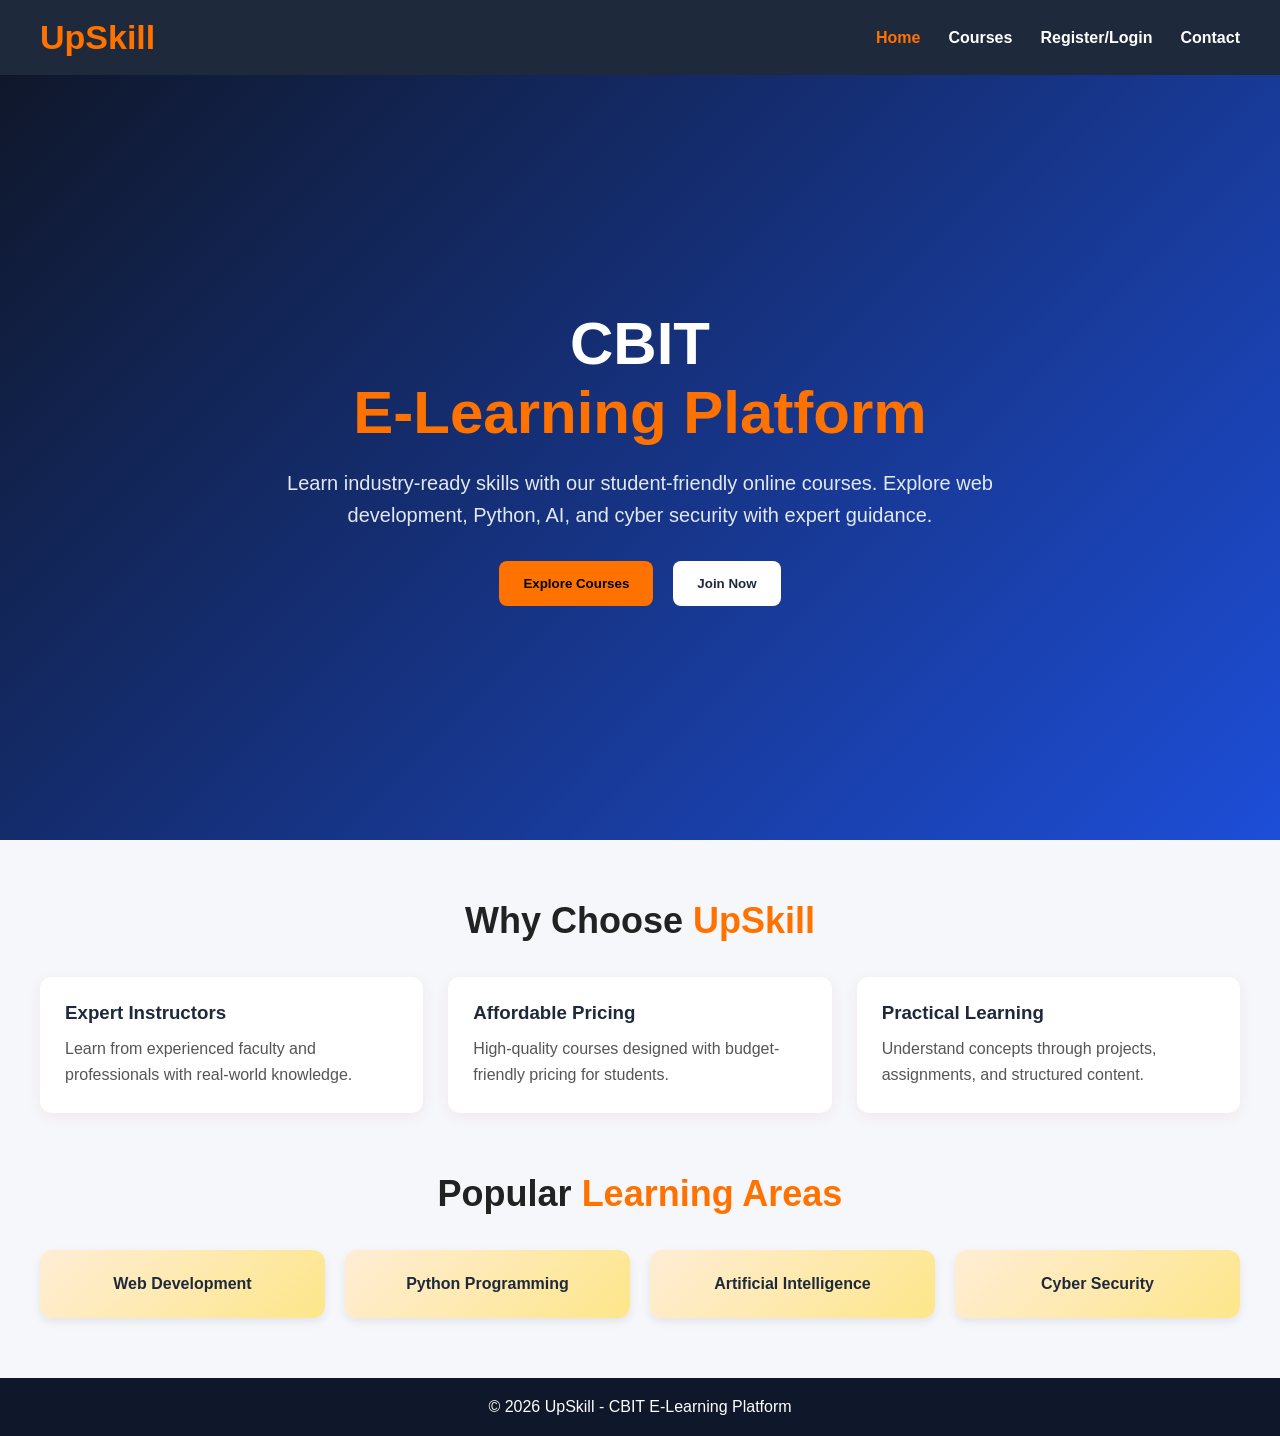
<file: index.html>
<!DOCTYPE html>
<html lang="en">
<head>
    <meta charset="UTF-8">
    <meta name="viewport" content="width=device-width, initial-scale=1.0">
    <title>UpSkill - Home</title>
    <link rel="stylesheet" href="style.css">
</head>
<body>

    <div class="navbar">
        <div class="icon">
            <h2 class="logo">UpSkill</h2>
        </div>

        <div class="menu">
            <ul>
                <li><a href="index.html" class="active">Home</a></li>
                <li><a href="courses.html">Courses</a></li>
                <li><a href="register.html">Register/Login</a></li>
                <li><a href="contact.html">Contact</a></li>
            </ul>
        </div>
    </div>

    <div class="home-section">
        <div class="home-content">
            <h1>CBIT <br><span>E-Learning Platform</span></h1>
            <p>
                Learn industry-ready skills with our student-friendly online courses.
                Explore web development, Python, AI, and cyber security with expert guidance.
            </p>

            <div class="home-buttons">
                <button class="main-btn"><a href="courses.html">Explore Courses</a></button>
                <button class="secondary-btn"><a href="register.html">Join Now</a></button>
            </div>
        </div>
    </div>

    <div class="features-section">
        <h2 class="section-title">Why Choose <span>UpSkill</span></h2>

        <div class="features-grid">
            <div class="feature-card">
                <h3>Expert Instructors</h3>
                <p>Learn from experienced faculty and professionals with real-world knowledge.</p>
            </div>

            <div class="feature-card">
                <h3>Affordable Pricing</h3>
                <p>High-quality courses designed with budget-friendly pricing for students.</p>
            </div>

            <div class="feature-card">
                <h3>Practical Learning</h3>
                <p>Understand concepts through projects, assignments, and structured content.</p>
            </div>
        </div>
    </div>

    <div class="highlight-section">
        <h2 class="section-title">Popular <span>Learning Areas</span></h2>

        <div class="category-grid">
            <div class="category-box">Web Development</div>
            <div class="category-box">Python Programming</div>
            <div class="category-box">Artificial Intelligence</div>
            <div class="category-box">Cyber Security</div>
        </div>
    </div>

    <div class="footer">
        <p>© 2026 UpSkill - CBIT E-Learning Platform</p>
    </div>

</body>
</html>
</file>
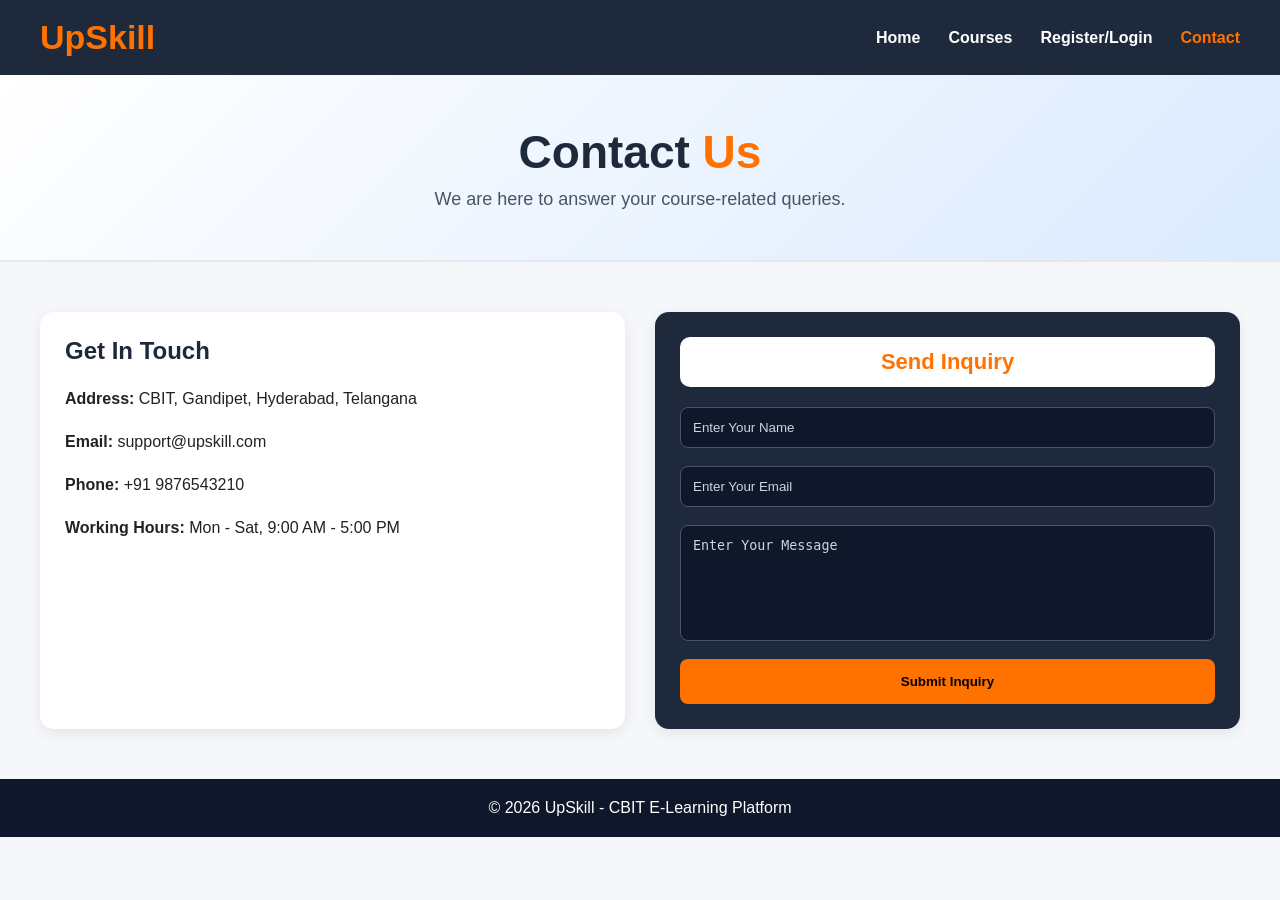
<file: contact.html>
<!DOCTYPE html>
<html lang="en">
<head>
    <meta charset="UTF-8">
    <meta name="viewport" content="width=device-width, initial-scale=1.0">
    <title>UpSkill - Contact</title>
    <link rel="stylesheet" href="style.css">
</head>
<body>

    <div class="navbar">
        <div class="icon">
            <h2 class="logo">UpSkill</h2>
        </div>

        <div class="menu">
            <ul>
                <li><a href="index.html">Home</a></li>
                <li><a href="courses.html">Courses</a></li>
                <li><a href="register.html">Register/Login</a></li>
                <li><a href="contact.html" class="active">Contact</a></li>
            </ul>
        </div>
    </div>

    <div class="page-banner">
        <h1>Contact <span>Us</span></h1>
        <p>We are here to answer your course-related queries.</p>
    </div>

    <div class="contact-section">
        <div class="contact-container">

            <div class="contact-info">
                <h2>Get In Touch</h2>
                <p><strong>Address:</strong> CBIT, Gandipet, Hyderabad, Telangana</p>
                <p><strong>Email:</strong> support@upskill.com</p>
                <p><strong>Phone:</strong> +91 9876543210</p>
                <p><strong>Working Hours:</strong> Mon - Sat, 9:00 AM - 5:00 PM</p>
            </div>

            <div class="contact-form-box">
                <div class="form-title">Send Inquiry</div>
                <form id="contactForm">
                    <input type="text" id="contactName" placeholder="Enter Your Name">
                    <input type="email" id="contactEmail" placeholder="Enter Your Email">
                    <textarea id="contactMessage" rows="6" placeholder="Enter Your Message"></textarea>
                    <button type="submit" class="form-btn">Submit Inquiry</button>
                </form>
            </div>

        </div>
    </div>

    <div class="footer">
        <p>© 2026 UpSkill - CBIT E-Learning Platform</p>
    </div>

    <script src="script.js"></script>
</body>
</html>
</file>
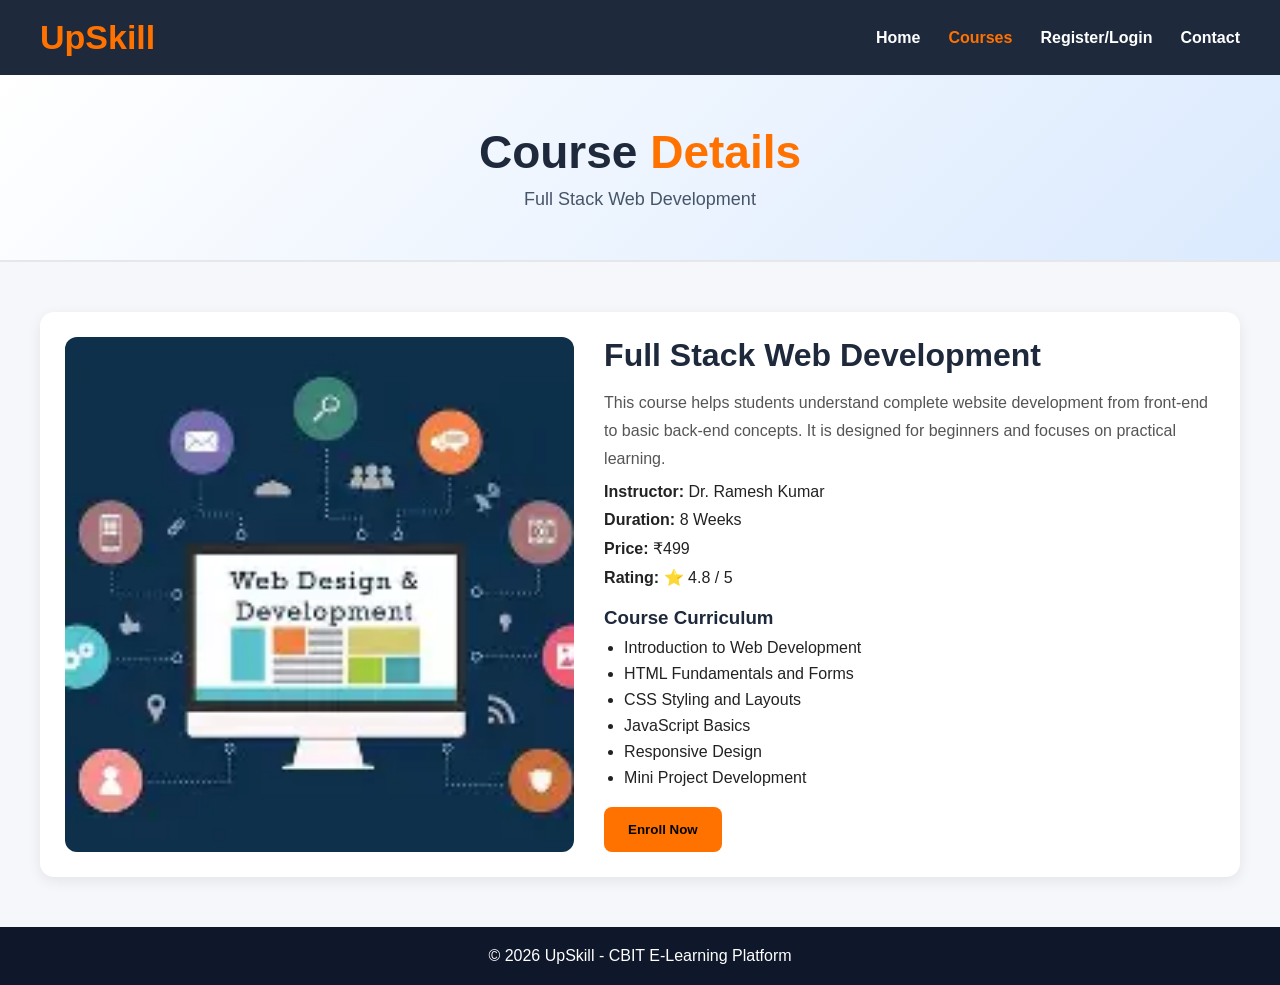
<file: course1-details.html>
<!DOCTYPE html>
<html lang="en">
<head>
    <meta charset="UTF-8">
    <meta name="viewport" content="width=device-width, initial-scale=1.0">
    <title>Full Stack Web Development</title>
    <link rel="stylesheet" href="style.css">
</head>
<body>

    <div class="navbar">
        <div class="icon">
            <h2 class="logo">UpSkill</h2>
        </div>

        <div class="menu">
            <ul>
                <li><a href="index.html">Home</a></li>
                <li><a href="courses.html" class="active">Courses</a></li>
                <li><a href="register.html">Register/Login</a></li>
                <li><a href="contact.html">Contact</a></li>
            </ul>
        </div>
    </div>

    <div class="page-banner">
        <h1>Course <span>Details</span></h1>
        <p>Full Stack Web Development</p>
    </div>

    <div class="details-section">
        <div class="details-box">
            <div class="details-image">
                <img src="./images/webdev.webp" alt="Full Stack Web Development">
            </div>

            <div class="details-content">
                <h2>Full Stack Web Development</h2>
                <p class="detail-text">
                    This course helps students understand complete website development from front-end
                    to basic back-end concepts. It is designed for beginners and focuses on practical learning.
                </p>

                <p><strong>Instructor:</strong> Dr. Ramesh Kumar</p>
                <p><strong>Duration:</strong> 8 Weeks</p>
                <p><strong>Price:</strong> ₹499</p>
                <p><strong>Rating:</strong> ⭐ 4.8 / 5</p>

                <h3>Course Curriculum</h3>
                <ul class="curriculum">
                    <li>Introduction to Web Development</li>
                    <li>HTML Fundamentals and Forms</li>
                    <li>CSS Styling and Layouts</li>
                    <li>JavaScript Basics</li>
                    <li>Responsive Design</li>
                    <li>Mini Project Development</li>
                </ul>

                <button class="main-btn"><a href="register.html">Enroll Now</a></button>
            </div>
        </div>
    </div>

    <div class="footer">
        <p>© 2026 UpSkill - CBIT E-Learning Platform</p>
    </div>

</body>
</html>
</file>
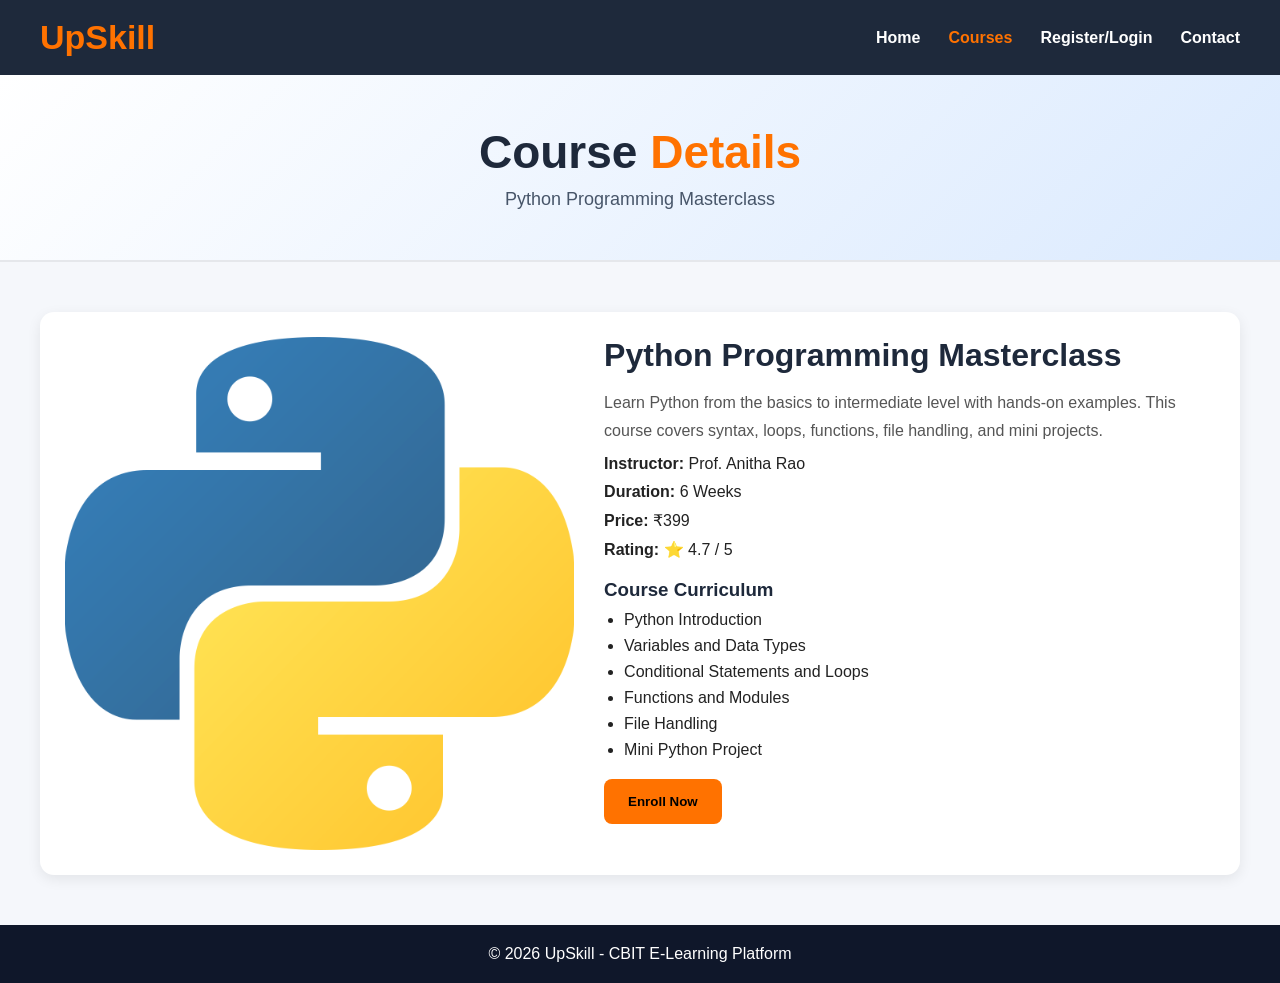
<file: course2-details.html>
<!DOCTYPE html>
<html lang="en">
<head>
    <meta charset="UTF-8">
    <meta name="viewport" content="width=device-width, initial-scale=1.0">
    <title>Python Programming Masterclass</title>
    <link rel="stylesheet" href="style.css">
</head>
<body>

    <div class="navbar">
        <div class="icon">
            <h2 class="logo">UpSkill</h2>
        </div>

        <div class="menu">
            <ul>
                <li><a href="index.html">Home</a></li>
                <li><a href="courses.html" class="active">Courses</a></li>
                <li><a href="register.html">Register/Login</a></li>
                <li><a href="contact.html">Contact</a></li>
            </ul>
        </div>
    </div>

    <div class="page-banner">
        <h1>Course <span>Details</span></h1>
        <p>Python Programming Masterclass</p>
    </div>

    <div class="details-section">
        <div class="details-box">
            <div class="details-image">
                <img src="./images/Python-logo-notext.svg.png" alt="Python Programming Masterclass">
            </div>

            <div class="details-content">
                <h2>Python Programming Masterclass</h2>
                <p class="detail-text">
                    Learn Python from the basics to intermediate level with hands-on examples.
                    This course covers syntax, loops, functions, file handling, and mini projects.
                </p>

                <p><strong>Instructor:</strong> Prof. Anitha Rao</p>
                <p><strong>Duration:</strong> 6 Weeks</p>
                <p><strong>Price:</strong> ₹399</p>
                <p><strong>Rating:</strong> ⭐ 4.7 / 5</p>

                <h3>Course Curriculum</h3>
                <ul class="curriculum">
                    <li>Python Introduction</li>
                    <li>Variables and Data Types</li>
                    <li>Conditional Statements and Loops</li>
                    <li>Functions and Modules</li>
                    <li>File Handling</li>
                    <li>Mini Python Project</li>
                </ul>

                <button class="main-btn"><a href="register.html">Enroll Now</a></button>
            </div>
        </div>
    </div>

    <div class="footer">
        <p>© 2026 UpSkill - CBIT E-Learning Platform</p>
    </div>

</body>
</html>
</file>
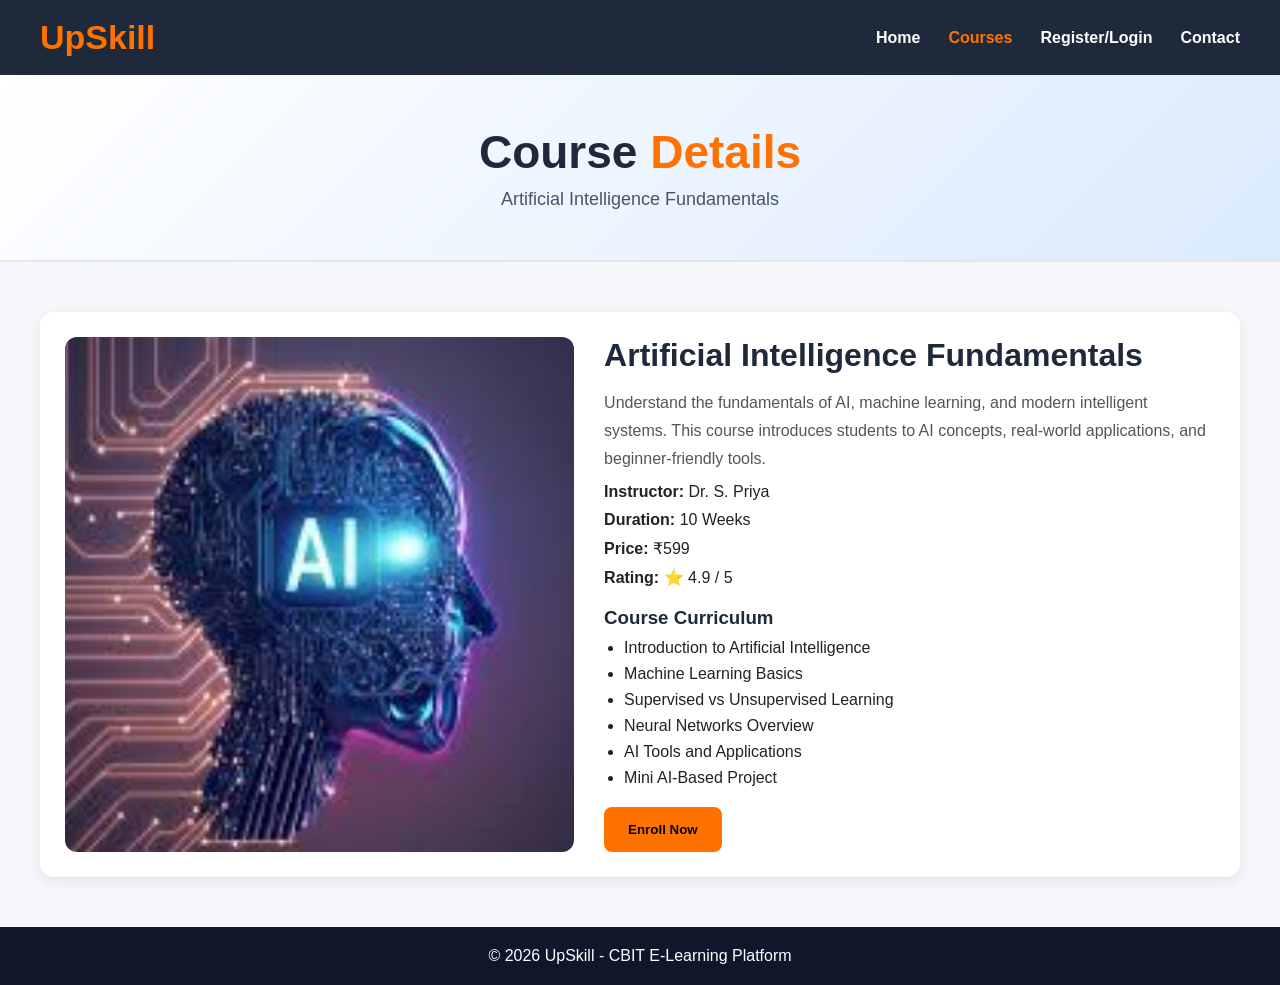
<file: course3-details.html>
<!DOCTYPE html>
<html lang="en">
<head>
    <meta charset="UTF-8">
    <meta name="viewport" content="width=device-width, initial-scale=1.0">
    <title>Artificial Intelligence Fundamentals</title>
    <link rel="stylesheet" href="style.css">
</head>
<body>

    <div class="navbar">
        <div class="icon">
            <h2 class="logo">UpSkill</h2>
        </div>

        <div class="menu">
            <ul>
                <li><a href="index.html">Home</a></li>
                <li><a href="courses.html" class="active">Courses</a></li>
                <li><a href="register.html">Register/Login</a></li>
                <li><a href="contact.html">Contact</a></li>
            </ul>
        </div>
    </div>

    <div class="page-banner">
        <h1>Course <span>Details</span></h1>
        <p>Artificial Intelligence Fundamentals</p>
    </div>

    <div class="details-section">
        <div class="details-box">
            <div class="details-image">
                <img src="./images/images.jpg" alt="Artificial Intelligence Fundamentals">
            </div>

            <div class="details-content">
                <h2>Artificial Intelligence Fundamentals</h2>
                <p class="detail-text">
                    Understand the fundamentals of AI, machine learning, and modern intelligent systems.
                    This course introduces students to AI concepts, real-world applications, and beginner-friendly tools.
                </p>

                <p><strong>Instructor:</strong> Dr. S. Priya</p>
                <p><strong>Duration:</strong> 10 Weeks</p>
                <p><strong>Price:</strong> ₹599</p>
                <p><strong>Rating:</strong> ⭐ 4.9 / 5</p>

                <h3>Course Curriculum</h3>
                <ul class="curriculum">
                    <li>Introduction to Artificial Intelligence</li>
                    <li>Machine Learning Basics</li>
                    <li>Supervised vs Unsupervised Learning</li>
                    <li>Neural Networks Overview</li>
                    <li>AI Tools and Applications</li>
                    <li>Mini AI-Based Project</li>
                </ul>

                <button class="main-btn"><a href="register.html">Enroll Now</a></button>
            </div>
        </div>
    </div>

    <div class="footer">
        <p>© 2026 UpSkill - CBIT E-Learning Platform</p>
    </div>

</body>
</html>
</file>
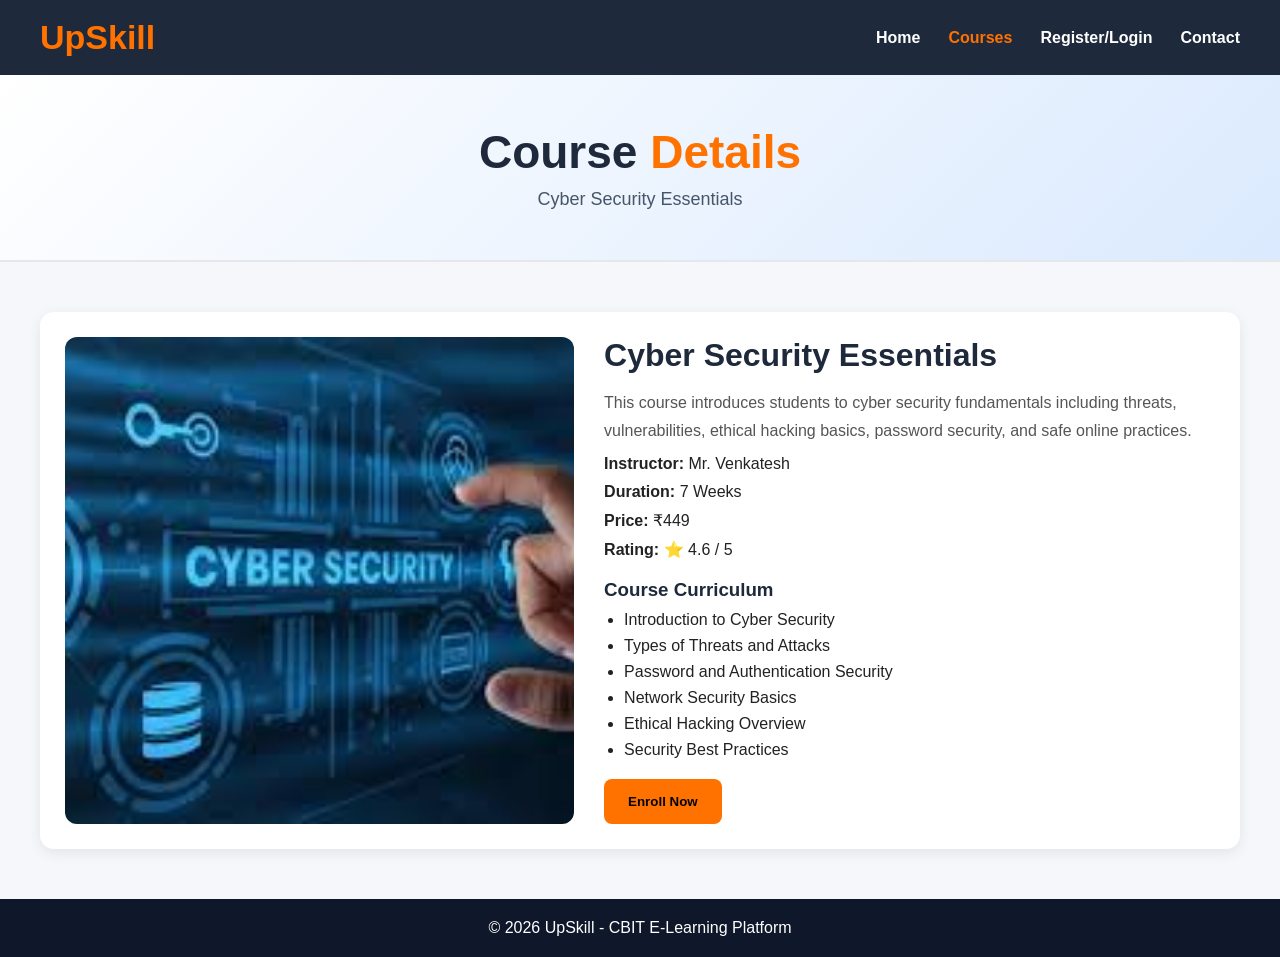
<file: course4-details.html>
<!DOCTYPE html>
<html lang="en">
<head>
    <meta charset="UTF-8">
    <meta name="viewport" content="width=device-width, initial-scale=1.0">
    <title>Cyber Security Essentials</title>
    <link rel="stylesheet" href="style.css">
</head>
<body>

    <div class="navbar">
        <div class="icon">
            <h2 class="logo">UpSkill</h2>
        </div>

        <div class="menu">
            <ul>
                <li><a href="index.html">Home</a></li>
                <li><a href="courses.html" class="active">Courses</a></li>
                <li><a href="register.html">Register/Login</a></li>
                <li><a href="contact.html">Contact</a></li>
            </ul>
        </div>
    </div>

    <div class="page-banner">
        <h1>Course <span>Details</span></h1>
        <p>Cyber Security Essentials</p>
    </div>

    <div class="details-section">
        <div class="details-box">
            <div class="details-image">
                <img src="./images/images (1).jpg" alt="Cyber Security Essentials">
            </div>

            <div class="details-content">
                <h2>Cyber Security Essentials</h2>
                <p class="detail-text">
                    This course introduces students to cyber security fundamentals including threats,
                    vulnerabilities, ethical hacking basics, password security, and safe online practices.
                </p>

                <p><strong>Instructor:</strong> Mr. Venkatesh</p>
                <p><strong>Duration:</strong> 7 Weeks</p>
                <p><strong>Price:</strong> ₹449</p>
                <p><strong>Rating:</strong> ⭐ 4.6 / 5</p>

                <h3>Course Curriculum</h3>
                <ul class="curriculum">
                    <li>Introduction to Cyber Security</li>
                    <li>Types of Threats and Attacks</li>
                    <li>Password and Authentication Security</li>
                    <li>Network Security Basics</li>
                    <li>Ethical Hacking Overview</li>
                    <li>Security Best Practices</li>
                </ul>

                <button class="main-btn"><a href="register.html">Enroll Now</a></button>
            </div>
        </div>
    </div>

    <div class="footer">
        <p>© 2026 UpSkill - CBIT E-Learning Platform</p>
    </div>

</body>
</html>
</file>
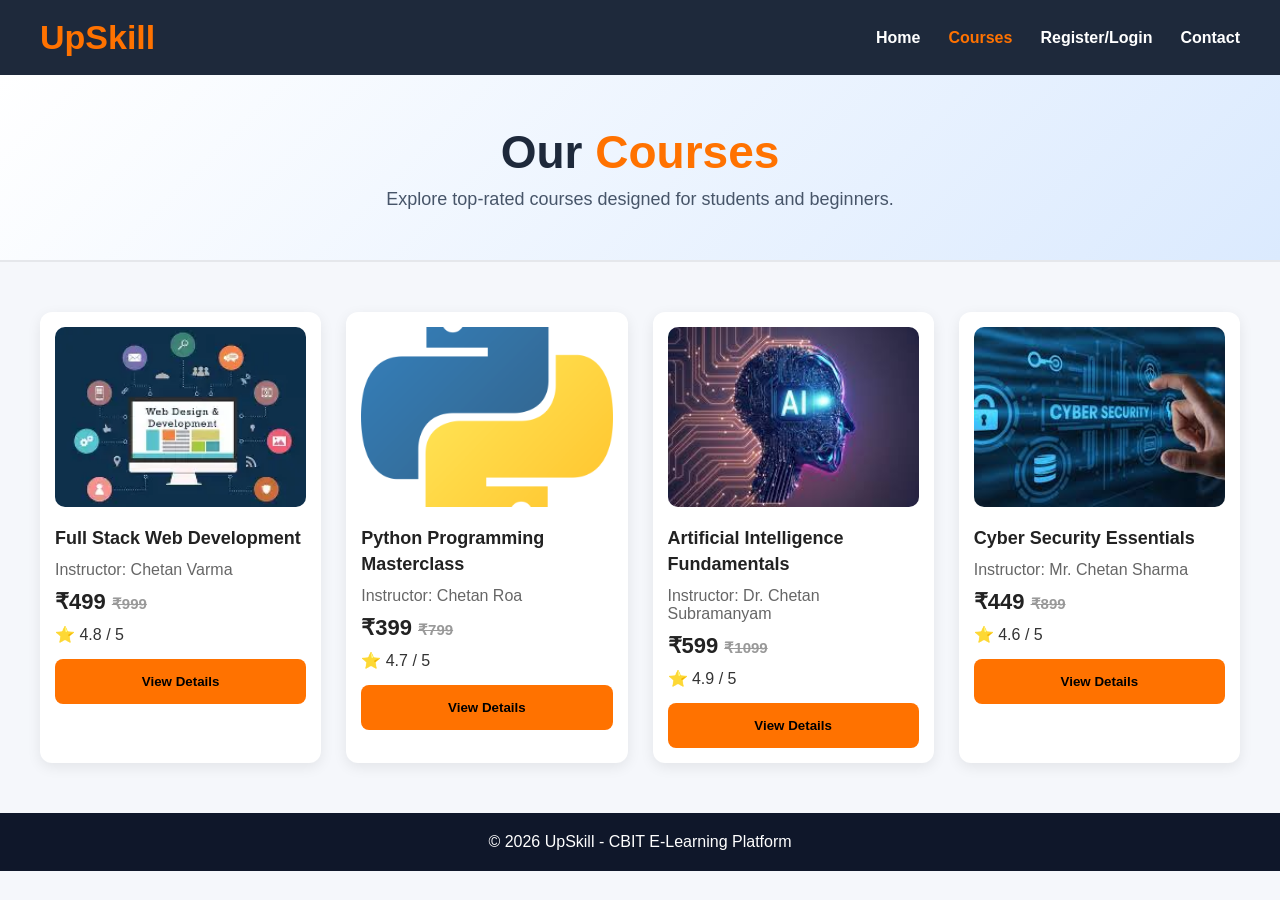
<file: courses.html>
<!DOCTYPE html>
<html lang="en">
<head>
    <meta charset="UTF-8">
    <meta name="viewport" content="width=device-width, initial-scale=1.0">
    <title>UpSkill - Courses</title>
    <link rel="stylesheet" href="style.css">
</head>
<body>

    <div class="navbar">
        <div class="icon">
            <h2 class="logo">UpSkill</h2>
        </div>

        <div class="menu">
            <ul>
                <li><a href="index.html">Home</a></li>
                <li><a href="courses.html" class="active">Courses</a></li>
                <li><a href="register.html">Register/Login</a></li>
                <li><a href="contact.html">Contact</a></li>
            </ul>
        </div>
    </div>

    <div class="page-banner">
        <h1>Our <span>Courses</span></h1>
        <p>Explore top-rated courses designed for students and beginners.</p>
    </div>

    <div class="courses-page-section">
        <div class="courses-grid">

            <div class="course-card">
                <img src="./images/webdev.webp" alt="Web Development">
                <p class="course-title">Full Stack Web Development</p>
                <p class="course-instructor">Instructor: Chetan Varma</p>
                <p class="course-price">₹499 <span><s>₹999</s></span></p>
                <p class="course-rating">⭐ 4.8 / 5</p>
                <button class="card-btn"><a href="course1-details.html">View Details</a></button>
            </div>

            <div class="course-card">
                <img src="./images/Python-logo-notext.svg.png" alt="Python">
                <p class="course-title">Python Programming Masterclass</p>
                <p class="course-instructor">Instructor: Chetan Roa</p>
                <p class="course-price">₹399 <span><s>₹799</s></span></p>
                <p class="course-rating">⭐ 4.7 / 5</p>
                <button class="card-btn"><a href="course2-details.html">View Details</a></button>
            </div>

            <div class="course-card">
                <img src="./images/images.jpg" alt="AI">
                <p class="course-title">Artificial Intelligence Fundamentals</p>
                <p class="course-instructor">Instructor: Dr. Chetan Subramanyam</p>
                <p class="course-price">₹599 <span><s>₹1099</s></span></p>
                <p class="course-rating">⭐ 4.9 / 5</p>
                <button class="card-btn"><a href="course3-details.html">View Details</a></button>
            </div>

            <div class="course-card">
                <img src="./images/images (1).jpg" alt="Cyber Security">
                <p class="course-title">Cyber Security Essentials</p>
                <p class="course-instructor">Instructor: Mr. Chetan Sharma</p>
                <p class="course-price">₹449 <span><s>₹899</s></span></p>
                <p class="course-rating">⭐ 4.6 / 5</p>
                <button class="card-btn"><a href="course4-details.html">View Details</a></button>
            </div>

        </div>
    </div>

    <div class="footer">
        <p>© 2026 UpSkill - CBIT E-Learning Platform</p>
    </div>

</body>
</html>
</file>
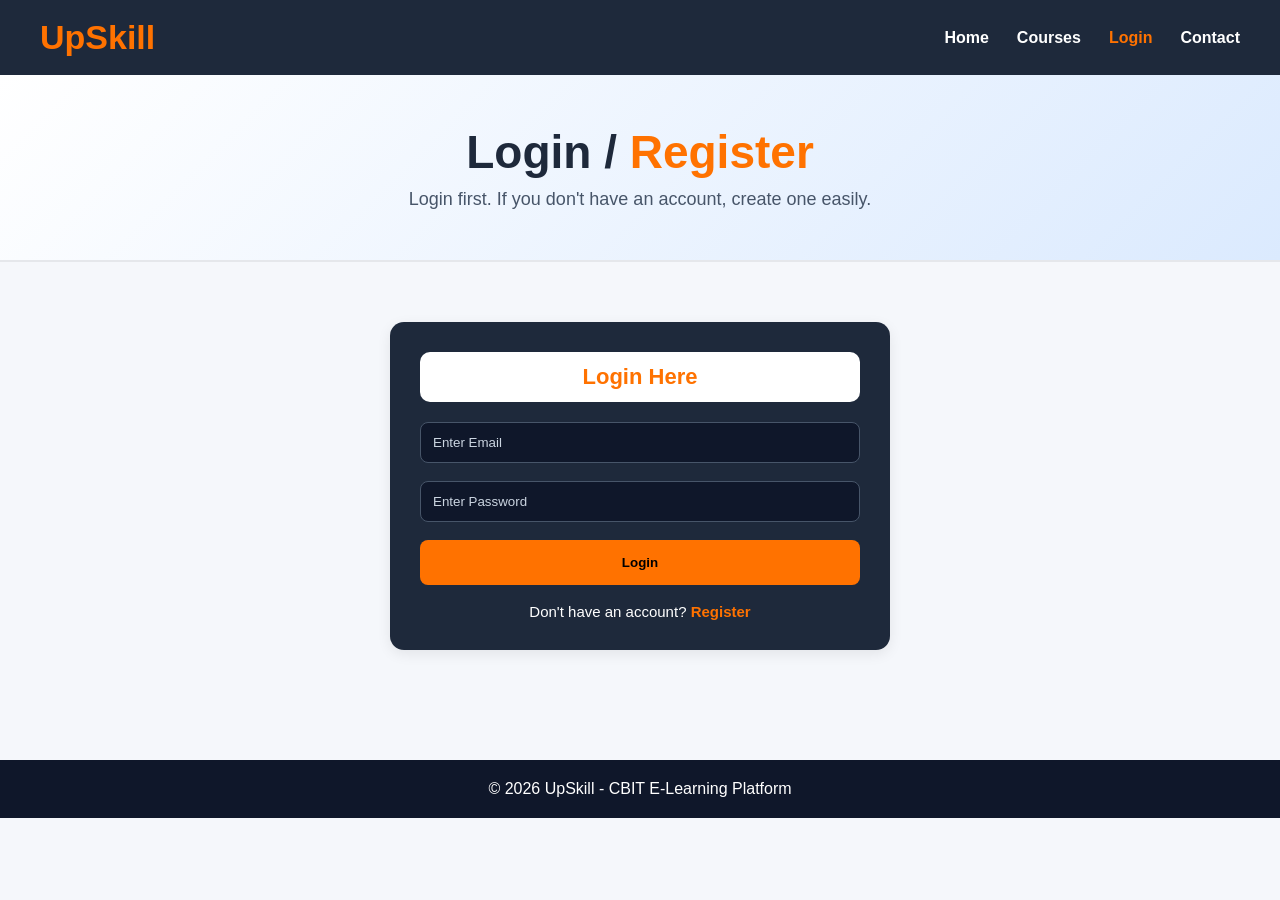
<file: register.html>
<!DOCTYPE html>
<html lang="en">
<head>
    <meta charset="UTF-8">
    <meta name="viewport" content="width=device-width, initial-scale=1.0">
    <title>UpSkill - Login / Register</title>
    <link rel="stylesheet" href="style.css">
</head>
<body>

    <div class="navbar">
        <div class="icon">
            <h2 class="logo">UpSkill</h2>
        </div>

        <div class="menu">
            <ul>
                <li><a href="index.html">Home</a></li>
                <li><a href="courses.html">Courses</a></li>
                <li><a href="register.html" class="active">Login</a></li>
                <li><a href="contact.html">Contact</a></li>
            </ul>
        </div>
    </div>

    <div class="page-banner">
        <h1>Login / <span>Register</span></h1>
        <p>Login first. If you don't have an account, create one easily.</p>
    </div>

    <div class="auth-section">
        <div class="auth-box">

            <div class="form-container" id="loginContainer">
                <div class="form-title">Login Here</div>

                <form id="loginForm">
                    <input type="email" id="loginEmail" placeholder="Enter Email">
                    <input type="password" id="loginPassword" placeholder="Enter Password">
                    <button type="submit" class="form-btn">Login</button>
                </form>

                <p class="switch-text">
                    Don't have an account?
                    <span id="showRegister">Register</span>
                </p>
            </div>

            <div class="form-container hidden-form" id="registerContainer">
                <div class="form-title">Register Here</div>

                <form id="registerForm">
                    <input type="text" id="regName" placeholder="Enter Name">
                    <input type="email" id="regEmail" placeholder="Enter Email">
                    <input type="password" id="regPassword" placeholder="Enter Password">
                    <input type="password" id="regConfirmPassword" placeholder="Confirm Password">
                    <button type="submit" class="form-btn">Register</button>
                </form>

                <p class="switch-text">
                    Already have an account?
                    <span id="showLogin">Login</span>
                </p>
            </div>

        </div>
    </div>

    <div class="footer">
        <p>© 2026 UpSkill - CBIT E-Learning Platform</p>
    </div>

    <script src="script.js"></script>
</body>
</html>
</file>
<file: style.css>
*{
    margin: 0;
    padding: 0;
    box-sizing: border-box;
}

body{
    background-color: #f5f7fb;
    font-family: Arial, Helvetica, sans-serif;
    color: #222;
}

/* NAVBAR */
.navbar{
    width: 100%;
    background-color: #1e293b;
    padding: 18px 40px;
    display: flex;
    justify-content: space-between;
    align-items: center;
    flex-wrap: wrap;
    position: sticky;
    top: 0;
    z-index: 1000;
}

.icon{
    width: 180px;
}

.logo{
    color: #ff7200;
    font-size: 34px;
    font-weight: bold;
}

.menu ul{
    list-style: none;
    display: flex;
    gap: 28px;
    flex-wrap: wrap;
}

.menu ul li a{
    text-decoration: none;
    color: #fff;
    font-weight: bold;
    transition: 0.3s ease;
}

.menu ul li a:hover{
    color: #ff7200;
}

.menu ul li a.active{
    color: #ff7200;
}

.home-section{
    width: 100%;
    min-height: 85vh;
    display: flex;
    justify-content: center;
    align-items: center;
    background: linear-gradient(135deg, #0f172a, #1d4ed8);
    padding: 40px;
}

.home-content{
    text-align: center;
    max-width: 800px;
}

.home-content h1{
    color: #fff;
    font-size: 60px;
    margin-bottom: 20px;
}

.home-content h1 span{
    color: #ff7200;
}

.home-content p{
    color: #e2e8f0;
    font-size: 20px;
    line-height: 32px;
    margin-bottom: 30px;
}

.home-buttons{
    display: flex;
    justify-content: center;
    gap: 20px;
    flex-wrap: wrap;
}

.main-btn,
.secondary-btn,
.card-btn,
.form-btn{
    border: none;
    border-radius: 8px;
    height: 45px;
    padding: 0 24px;
    cursor: pointer;
    font-weight: bold;
    transition: 0.3s ease;
}

.main-btn{
    background-color: #ff7200;
}

.main-btn a{
    text-decoration: none;
    color: #000;
}

.main-btn:hover{
    background-color: #ffa14a;
    transform: translateY(-2px);
}

.secondary-btn{
    background-color: #fff;
}

.secondary-btn a{
    text-decoration: none;
    color: #1e293b;
}

.secondary-btn:hover{
    background-color: #e2e8f0;
    transform: translateY(-2px);
}

/* COMMON TITLES */
.section-title{
    text-align: center;
    font-size: 36px;
    margin-bottom: 35px;
}

.section-title span{
    color: #ff7200;
}

.page-banner{
    background: linear-gradient(135deg, #ffffff, #dbeafe);
    text-align: center;
    padding: 50px 20px;
    border-bottom: 2px solid #e5e7eb;
}

.page-banner h1{
    font-size: 46px;
    color: #1e293b;
    margin-bottom: 10px;
}

.page-banner h1 span{
    color: #ff7200;
}

.page-banner p{
    color: #475569;
    font-size: 18px;
}

/* FEATURES */
.features-section{
    width: 1200px;
    max-width: 95%;
    margin: 60px auto;
}

.features-grid{
    display: grid;
    grid-template-columns: repeat(3, 1fr);
    gap: 25px;
}

.feature-card{
    background-color: #fff;
    padding: 25px;
    border-radius: 12px;
    box-shadow: 0 4px 14px rgba(218, 59, 59, 0.08);
    transition: 0.3s ease;
}

.feature-card:hover{
    transform: translateY(-5px);
}

.feature-card h3{
    color: #1e293b;
    margin-bottom: 12px;
}

.feature-card p{
    color: #555;
    line-height: 26px;
}

/* CATEGORIES */
.highlight-section{
    width: 1200px;
    max-width: 95%;
    margin: 60px auto;
}

.category-grid{
    display: grid;
    grid-template-columns: repeat(4, 1fr);
    gap: 20px;
}

.category-box{
    background: linear-gradient(135deg, #ffedd5, #fde68a);
    color: #1e293b;
    padding: 25px;
    border-radius: 12px;
    text-align: center;
    font-weight: bold;
    box-shadow: 0 4px 10px rgba(0,0,0,0.08);
    transition: 0.3s ease;
}

.category-box:hover{
    transform: scale(1.03);
}

/* COURSES PAGE */
.courses-page-section{
    width: 1200px;
    max-width: 95%;
    margin: 50px auto;
}

.courses-grid{
    display: grid;
    grid-template-columns: repeat(4, 1fr);
    gap: 25px;
}

.course-card{
    background-color: #fff;
    padding: 15px;
    border-radius: 12px;
    box-shadow: 0 4px 14px rgba(0,0,0,0.08);
    transition: 0.3s ease;
}

.course-card:hover{
    transform: translateY(-6px);
}

.course-card img{
    width: 100%;
    height: 180px;
    object-fit: cover;
    border-radius: 10px;
}

.course-title{
    font-weight: bold;
    font-size: 18px;
    margin-top: 14px;
    line-height: 26px;
}

.course-instructor{
    color: #666;
    margin-top: 10px;
}

.course-price{
    font-size: 22px;
    font-weight: bold;
    margin-top: 10px;
}

.course-price span{
    color: #999;
    font-size: 15px;
}

.course-rating{
    margin-top: 10px;
    color: #333;
}

.card-btn{
    width: 100%;
    background-color: #ff7200;
    margin-top: 15px;
}

.card-btn a{
    text-decoration: none;
    color: #000;
}

.card-btn:hover{
    background-color: #ffa14a;
}


.details-section{
    width: 1200px;
    max-width: 95%;
    margin: 50px auto;
}

.details-box{
    display: grid;
    grid-template-columns: 1fr 1.2fr;
    gap: 30px;
    background-color: #fff;
    padding: 25px;
    border-radius: 14px;
    box-shadow: 0 4px 14px rgba(0,0,0,0.08);
}

.details-image img{
    width: 100%;
    border-radius: 12px;
    height: 100%;
    object-fit: cover;
}

.details-content h2{
    color: #1e293b;
    margin-bottom: 15px;
    font-size: 32px;
}

.detail-text{
    line-height: 28px;
    color: #555;
    margin-bottom: 15px;
}

.details-content p{
    margin-bottom: 10px;
}

.details-content h3{
    margin-top: 20px;
    margin-bottom: 10px;
    color: #1e293b;
}

.curriculum{
    margin-left: 20px;
    margin-bottom: 20px;
}

.curriculum li{
    margin-bottom: 8px;
}

/* REGISTER PAGE */
.register-section{
    width: 1200px;
    max-width: 95%;
    margin: 50px auto;
}

.forms-container{
    display: grid;
    grid-template-columns: 1fr 1fr;
    gap: 30px;
}

.form-box{
    background-color: #1e293b;
    padding: 25px;
    border-radius: 14px;
    box-shadow: 0 4px 14px rgba(0,0,0,0.08);
}

.form-title{
    background-color: #fff;
    color: #ff7200;
    text-align: center;
    padding: 12px;
    border-radius: 10px;
    font-size: 22px;
    font-weight: bold;
    margin-bottom: 20px;
}

.form-box form{
    display: flex;
    flex-direction: column;
    gap: 18px;
}

.form-box input,
.contact-form-box input,
.contact-form-box textarea{
    padding: 12px;
    border: 1px solid #475569;
    border-radius: 8px;
    background-color: #0f172a;
    color: #fff;
    outline: none;
}

.form-box input::placeholder,
.contact-form-box input::placeholder,
.contact-form-box textarea::placeholder{
    color: #cbd5e1;
}

.form-btn{
    background-color: #ff7200;
}

.form-btn:hover{
    background-color: #ffa14a;
}

/* CONTACT PAGE */
.contact-section{
    width: 1200px;
    max-width: 95%;
    margin: 50px auto;
}

.contact-container{
    display: grid;
    grid-template-columns: 1fr 1fr;
    gap: 30px;
}

.contact-info{
    background-color: #fff;
    padding: 25px;
    border-radius: 14px;
    box-shadow: 0 4px 14px rgba(0,0,0,0.08);
}

.contact-info h2{
    color: #1e293b;
    margin-bottom: 20px;
}

.contact-info p{
    margin-bottom: 15px;
    line-height: 28px;
}

.contact-form-box{
    background-color: #1e293b;
    padding: 25px;
    border-radius: 14px;
    box-shadow: 0 4px 14px rgba(0,0,0,0.08);
}

.contact-form-box form{
    display: flex;
    flex-direction: column;
    gap: 18px;
}

.contact-form-box textarea{
    resize: none;
}

/* FOOTER */
.footer{
    margin-top: 50px;
    background-color: #0f172a;
    color: #fff;
    text-align: center;
    padding: 20px;
}

/* RESPONSIVE */
@media(max-width: 992px){
    .features-grid{
        grid-template-columns: 1fr;
    }

    .category-grid{
        grid-template-columns: repeat(2, 1fr);
    }

    .courses-grid{
        grid-template-columns: repeat(2, 1fr);
    }

    .details-box{
        grid-template-columns: 1fr;
    }

    .forms-container{
        grid-template-columns: 1fr;
    }

    .contact-container{
        grid-template-columns: 1fr;
    }

    .home-content h1{
        font-size: 46px;
    }
}

@media(max-width: 576px){
    .navbar{
        padding: 18px 20px;
        flex-direction: column;
        gap: 15px;
    }

    .menu ul{
        justify-content: center;
        gap: 15px;
    }

    .courses-grid{
        grid-template-columns: 1fr;
    }

    .category-grid{
        grid-template-columns: 1fr;
    }

    .home-content h1{
        font-size: 36px;
    }

    .page-banner h1{
        font-size: 34px;
    }

    .section-title{
        font-size: 28px;
    }
}
/* LOGIN / REGISTER TOGGLE PAGE */
.auth-section{
    width: 100%;
    display: flex;
    justify-content: center;
    align-items: center;
    padding: 60px 20px;
}

.auth-box{
    width: 500px;
    max-width: 100%;
    background-color: #1e293b;
    padding: 30px;
    border-radius: 14px;
    box-shadow: 0 4px 14px rgba(0,0,0,0.08);
}

.form-container{
    display: block;
}

.hidden-form{
    display: none;
}

.form-container form{
    display: flex;
    flex-direction: column;
    gap: 18px;
}

.form-container input{
    padding: 12px;
    border: 1px solid #475569;
    border-radius: 8px;
    background-color: #0f172a;
    color: #fff;
    outline: none;
}

.form-container input::placeholder{
    color: #cbd5e1;
}

.switch-text{
    margin-top: 18px;
    text-align: center;
    color: #fff;
    font-size: 15px;
}

.switch-text span{
    color: #ff7200;
    font-weight: bold;
    cursor: pointer;
    transition: 0.3s ease;
}

.switch-text span:hover{
    text-decoration: underline;
}
</file>
